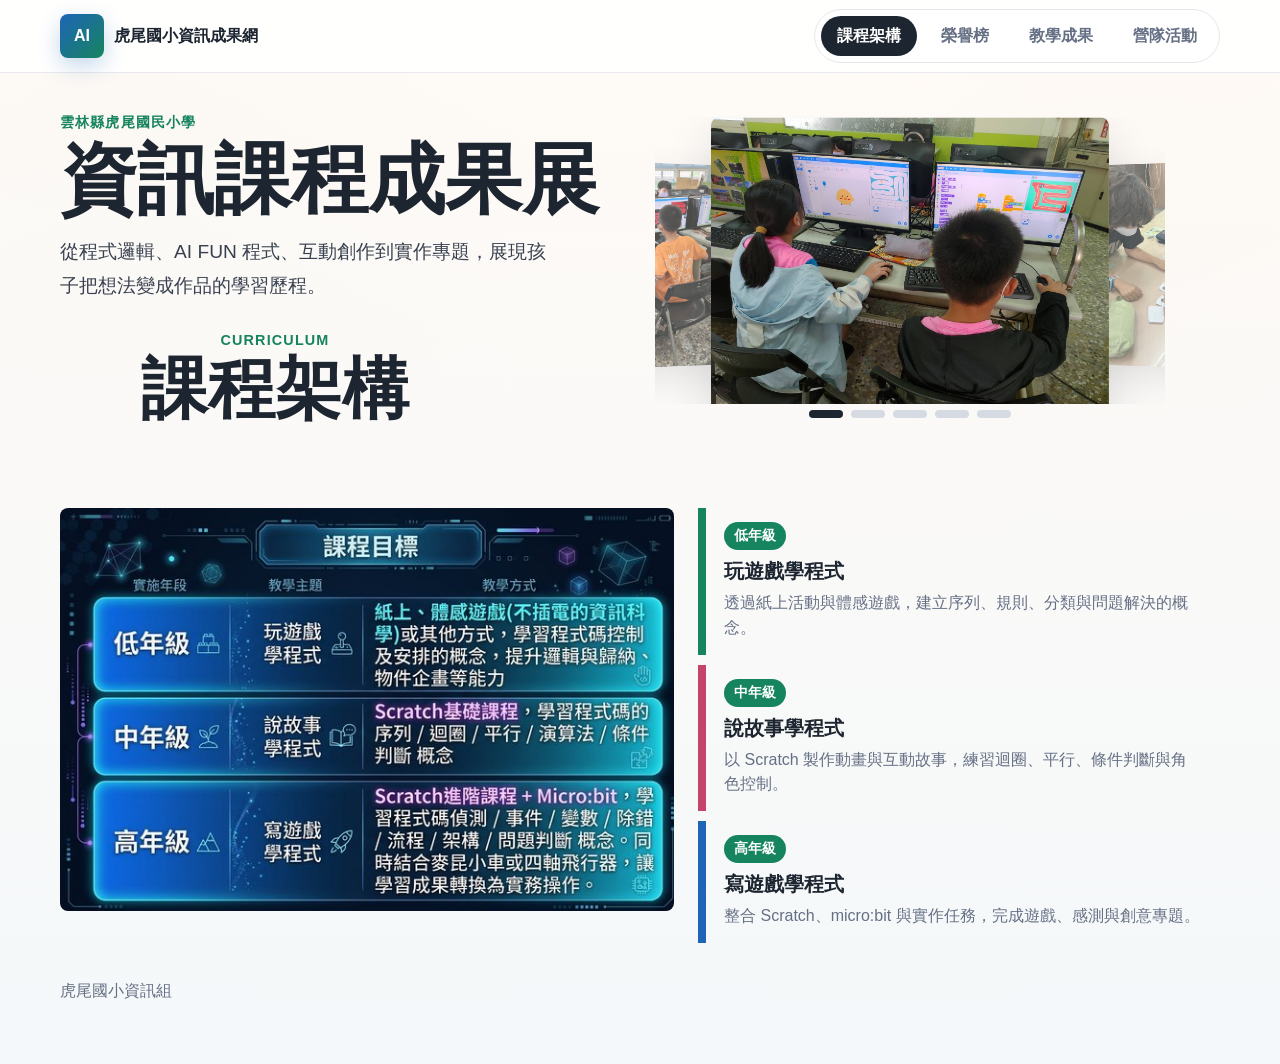
<file: index.html>
<!doctype html>
<html lang="zh-Hant">
  <head>
    <meta charset="utf-8">
    <meta name="viewport" content="width=device-width, initial-scale=1">
    <title>虎尾國小資訊成果網頁</title>
    <link rel="stylesheet" href="styles.css?v=20260706-1200">
  </head>
  <body>
    <header class="site-header">
      <nav class="topbar" aria-label="主要分頁">
        <a class="brand" href="#home" data-page-link="home">
          <span class="brand-mark">AI</span>
          <span>虎尾國小資訊成果網</span>
        </a>
        <div class="nav-tabs" role="tablist" aria-label="成果分類">
          <button class="nav-tab is-active" type="button" data-page="structure">課程架構</button>
          <button class="nav-tab" type="button" data-page="honor">榮譽榜</button>
          <button class="nav-tab" type="button" data-page="results">教學成果</button>
          <button class="nav-tab" type="button" data-page="camp">營隊活動</button>
        </div>
      </nav>
    </header>

    <main>
      <section class="hero" id="home">
        <div class="hero-copy">
          <p class="eyebrow">雲林縣虎尾國民小學</p>
          <h1>資訊課程成果展</h1>
          <p class="hero-lead">從程式邏輯、AI FUN 程式、互動創作到實作專題，展現孩子把想法變成作品的學習歷程。</p>
          <div class="hero-page-title" aria-live="polite">
            <p class="eyebrow" id="active-page-eyebrow">Curriculum</p>
            <h2 id="active-page-title">課程架構</h2>
          </div>
        </div>
        <div class="hero-board" aria-label="資訊課程成果照片">
          <div class="hero-slider" id="hero-slider" tabindex="0" aria-label="可左右滑動瀏覽課程照片">
            <figure class="hero-slide">
              <img src="assets/photo-001.jpg" alt="學生使用 Scratch 製作遊戲">
            </figure>
            <figure class="hero-slide">
              <img src="assets/photo-002.jpg" alt="學生進行資訊課程桌遊活動">
            </figure>
            <figure class="hero-slide">
              <img src="assets/photo-003.png" alt="學生操作 micro:bit 電路">
            </figure>
            <figure class="hero-slide">
              <img src="assets/photo-004.jpg" alt="學生進行不插電資訊課程活動">
            </figure>
            <figure class="hero-slide">
              <img src="assets/photo-005.jpg" alt="學生使用 Scratch 製作迷宮作品">
            </figure>
          </div>
          <div class="slider-dots" aria-label="照片切換">
            <button class="slider-dot is-active" type="button" data-slide="0" aria-label="第一張照片"></button>
            <button class="slider-dot" type="button" data-slide="1" aria-label="第二張照片"></button>
            <button class="slider-dot" type="button" data-slide="2" aria-label="第三張照片"></button>
            <button class="slider-dot" type="button" data-slide="3" aria-label="第四張照片"></button>
            <button class="slider-dot" type="button" data-slide="4" aria-label="第五張照片"></button>
          </div>
        </div>
      </section>

      <section class="page-panel is-visible" id="structure" data-page-panel="structure">
        <div class="structure-layout">
          <figure class="feature-image">
            <img src="assets/graphic-001.jpg" alt="AI FUN 程式課程目標表">
          </figure>
          <div class="structure-content">
            <div class="stage-grid" aria-label="資訊課程分年級架構">
              <article class="stage-card low">
                <span class="stage-label">低年級</span>
                <h3>玩遊戲學程式</h3>
                <p>透過紙上活動與體感遊戲，建立序列、規則、分類與問題解決的概念。</p>
              </article>
              <article class="stage-card mid">
                <span class="stage-label">中年級</span>
                <h3>說故事學程式</h3>
                <p>以 Scratch 製作動畫與互動故事，練習迴圈、平行、條件判斷與角色控制。</p>
              </article>
              <article class="stage-card high">
                <span class="stage-label">高年級</span>
                <h3>寫遊戲學程式</h3>
                <p>整合 Scratch、micro:bit 與實作任務，完成遊戲、感測與創意專題。</p>
              </article>
            </div>
          </div>
        </div>
      </section>

      <section class="page-panel" id="honor" data-page-panel="honor" hidden>
        <div class="honor-sections">
          <article class="honor-feature honor-feature-tech">
            <div class="honor-carousel" data-auto-carousel aria-label="資訊科技競賽榮譽榜圖片">
              <div class="honor-carousel-stage">
                <img class="is-active" src="assets/award-001.png" alt="114 學年度科技教育創意實作競賽成績優異">
                <img src="assets/award-002.png" alt="109 年雲林縣科技教育創意實作競賽第三名">
              </div>
              <button class="honor-arrow honor-arrow-prev" type="button" data-carousel-prev aria-label="上一張">‹</button>
              <button class="honor-arrow honor-arrow-next" type="button" data-carousel-next aria-label="下一張">›</button>
              <div class="honor-carousel-dots" aria-label="資訊科技競賽圖片切換"></div>
            </div>
            <div class="honor-copy">
              <span class="pill blue">資訊科技競賽</span>
              <h3>資訊科技創意實作競賽</h3>
              <p>學生運用科技應用、問題解決與創意實作能力，在資訊科技相關競賽中展現亮眼成果。</p>
            </div>
          </article>

          <article class="honor-feature honor-feature-scratch">
            <div class="honor-copy">
              <span class="pill violet">Scratch 競賽</span>
              <h3>Scratch 程式設計競賽</h3>
              <p>學生以動畫短片與互動遊戲展現故事表達、程式邏輯與團隊合作能力。</p>
            </div>
            <div class="honor-carousel" data-auto-carousel aria-label="Scratch 程式設計競賽榮譽榜圖片">
              <div class="honor-carousel-stage">
                <img class="is-active" src="assets/award-003.png" alt="113 學年度 Scratch 程式設計競賽動畫組第五名">
                <img src="assets/award-004.png" alt="111 學年度 Scratch 程式設計競賽榮獲佳績">
                <img src="assets/award-005.png" alt="110 學年度 Scratch 程式設計競賽成績優異">
                <img src="assets/award-006.png" alt="109 年度 Scratch 程式設計組競賽成績優異">
              </div>
              <button class="honor-arrow honor-arrow-prev" type="button" data-carousel-prev aria-label="上一張">‹</button>
              <button class="honor-arrow honor-arrow-next" type="button" data-carousel-next aria-label="下一張">›</button>
              <div class="honor-carousel-dots" aria-label="Scratch 競賽圖片切換"></div>
            </div>
          </article>

          <article class="honor-feature honor-feature-ai">
            <div class="honor-carousel" data-auto-carousel aria-label="總統盃 AI 素養爭霸賽榮譽榜圖片">
              <div class="honor-carousel-stage">
                <img class="is-active" src="assets/award-008.png" alt="虎尾國小學生參加 115 年度總統盃 AI 素養爭霸賽雲林縣選拔賽獲得佳績">
              </div>
              <button class="honor-arrow honor-arrow-prev" type="button" data-carousel-prev aria-label="上一張">‹</button>
              <button class="honor-arrow honor-arrow-next" type="button" data-carousel-next aria-label="下一張">›</button>
              <div class="honor-carousel-dots" aria-label="總統盃 AI 素養爭霸賽圖片切換"></div>
            </div>
            <div class="honor-copy">
              <span class="pill amber">總統盃 AI 素養爭霸賽</span>
              <h3>總統盃 AI 素養爭霸賽</h3>
              <p>學生透過 AI 知識應用、運算思維與問題解決，展現數位素養與創新實作能力。</p>
            </div>
          </article>
        </div>
      </section>

      <section class="page-panel" id="results" data-page-panel="results" hidden>
        <div class="result-tabs" role="tablist" aria-label="教學成果分類">
          <button class="result-tab is-active" type="button" data-result="unplugged">不插電</button>
          <button class="result-tab" type="button" data-result="scratch">Scratch</button>
          <button class="result-tab" type="button" data-result="inkscape">Inkscape</button>
          <button class="result-tab" type="button" data-result="microbit">micro:bit</button>
          <button class="result-tab" type="button" data-result="print3d">3D 列印</button>
        </div>

        <article class="result-panel is-visible" data-result-panel="unplugged">
          <div class="result-copy">
            <span class="pill amber">不插電課程</span>
            <h3>不插電程式與運算思維</h3>
            <p>透過紙本任務、桌遊、排序、路徑規劃與合作解題，學生在沒有電腦的活動中練習序列、規則、分類與邏輯推理。</p>
            <div class="media-switch" role="tablist" aria-label="不插電成果切換">
              <button class="media-switch-button is-active" type="button" data-media-target="unplugged-photos">課堂照片</button>
              <button class="media-switch-button" type="button" data-media-target="unplugged-video">成果影片</button>
            </div>
          </div>
          <div class="unplugged-showcase">
            <figure class="unplugged-photo-card" data-media-panel="unplugged-photos" data-unplugged-carousel>
              <div class="unplugged-carousel-stage">
                <img class="is-active" src="unplugged-works/unplugged-001.jpg" alt="不插電課程白板路徑規劃活動" data-note="用白板排列線索，討論路徑與順序。">
                <img src="unplugged-works/unplugged-002.jpg" alt="不插電課程紙本像素解謎作品" data-note="紙本像素任務，練習方格定位。">
                <img src="unplugged-works/unplugged-003.jpg" alt="不插電課程紙本圖像判讀作品" data-note="判讀黑白圖像，找出正確答案。">
                <img src="unplugged-works/unplugged-004.jpg" alt="不插電課程教師引導解題" data-note="老師示範如何拆解題目步驟。">
                <img src="unplugged-works/unplugged-005.jpg" alt="不插電課程桌遊活動" data-note="小組桌遊中練習規則與策略。">
                <img src="unplugged-works/unplugged-006.jpg" alt="不插電課程紙本分類練習" data-note="剪貼分類任務，整理資料順序。">
                <img src="unplugged-works/unplugged-007.jpg" alt="不插電課程紙本排序練習" data-note="依線索排序，完成外送路徑。">
                <img src="unplugged-works/unplugged-008.jpg" alt="不插電課程小組桌遊" data-note="桌遊活動中討論下一步選擇。">
                <img src="unplugged-works/unplugged-009.jpg" alt="不插電課程迷宮閱讀教學" data-note="閱讀迷宮題，理解條件判斷。">
                <img src="unplugged-works/unplugged-010.jpg" alt="不插電課程密碼解題學習單" data-note="密碼表任務，練習編碼與解碼。">
                <img src="unplugged-works/unplugged-011.jpg" alt="不插電課程學生操作紙本任務" data-note="學生剪貼素材，完成分類任務。">
                <img src="unplugged-works/unplugged-012.jpg" alt="不插電課程全班紙本實作" data-note="全班進行紙本運算思維活動。">
                <img src="unplugged-works/unplugged-013.jpg" alt="不插電課程棋盤邏輯任務" data-note="棋盤任務中思考移動規則。">
                <img src="unplugged-works/unplugged-014.jpg" alt="不插電課程小組配對桌遊" data-note="配對桌遊訓練觀察與記憶。">
                <img src="unplugged-works/unplugged-015.jpg" alt="不插電課程小組桌遊討論" data-note="小組合作討論遊戲策略。">
              </div>
              <button class="unplugged-arrow unplugged-arrow-prev" type="button" data-unplugged-prev aria-label="上一張">‹</button>
              <button class="unplugged-arrow unplugged-arrow-next" type="button" data-unplugged-next aria-label="下一張">›</button>
              <div class="unplugged-dots" aria-label="不插電課程照片切換"></div>
              <figcaption>課堂活動照片</figcaption>
              <p class="photo-note">用白板排列線索，討論路徑與順序。</p>
            </figure>
            <figure class="video-card" data-media-panel="unplugged-video" hidden>
              <div class="video-frame">
                <iframe src="https://www.youtube.com/embed/_FgtTVH8PcI" title="不插電課程影片" allow="accelerometer; autoplay; clipboard-write; encrypted-media; gyroscope; picture-in-picture; web-share" allowfullscreen></iframe>
              </div>
              <figcaption>不插電課程影片</figcaption>
            </figure>
          </div>
        </article>

        <article class="result-panel" data-result-panel="scratch" hidden>
          <div class="result-copy">
            <span class="pill green">程式創作</span>
            <h3>Scratch 動畫、故事與遊戲</h3>
            <p>學生從角色、舞台與積木指令開始，逐步完成迷宮、互動故事、射擊與闖關作品，讓抽象邏輯變成看得見的作品。</p>
            <div class="media-switch" role="tablist" aria-label="Scratch 作品類型切換">
              <button class="media-switch-button is-active" type="button" data-media-target="scratch-animation">動畫</button>
              <button class="media-switch-button" type="button" data-media-target="scratch-games">遊戲</button>
            </div>
          </div>
          <div class="scratch-showcase">
            <div class="scratch-player">
              <iframe id="scratch-player-frame" title="Scratch 作品播放器" allowfullscreen></iframe>
            </div>
            <div class="scratch-project-list" data-media-panel="scratch-animation" aria-label="Scratch 動畫作品選單">
              <button class="scratch-project-button is-active" type="button" data-scratch-project="scratch-projects/110181龜兔賽跑.sb3">龜兔賽跑</button>
              <button class="scratch-project-button" type="button" data-scratch-project="scratch-projects/110109自我介紹.sb3">自我介紹</button>
            </div>
            <div class="scratch-project-list" data-media-panel="scratch-games" aria-label="Scratch 遊戲作品選單" hidden>
              <div class="scratch-project-group">
                <button class="scratch-project-button" type="button" data-scratch-toggle="shoot-alien">射擊外星人</button>
                <div class="scratch-student-list" data-scratch-options="shoot-alien" hidden>
                  <button class="scratch-project-button scratch-student-button" type="button" data-scratch-project="scratch-projects/110028射擊外星人.sb3">110028</button>
                  <button class="scratch-project-button scratch-student-button" type="button" data-scratch-project="scratch-projects/110096射擊外星人.sb3">110096</button>
                  <button class="scratch-project-button scratch-student-button" type="button" data-scratch-project="scratch-projects/110153射擊外星人.sb3">110153</button>
                  <button class="scratch-project-button scratch-student-button" type="button" data-scratch-project="scratch-projects/110155射擊外星人.sb3">110155</button>
                  <button class="scratch-project-button scratch-student-button" type="button" data-scratch-project="scratch-projects/110181射擊外星人.sb3">110181</button>
                  <button class="scratch-project-button scratch-student-button" type="button" data-scratch-project="scratch-projects/111016射擊外星人.sb3">111016</button>
                  <button class="scratch-project-button scratch-student-button" type="button" data-scratch-project="scratch-projects/111055射擊外星人.sb3">111055</button>
                  <button class="scratch-project-button scratch-student-button" type="button" data-scratch-project="scratch-projects/111106射擊外星人.sb3">111106</button>
                  <button class="scratch-project-button scratch-student-button" type="button" data-scratch-project="scratch-projects/111191射擊外星人.sb3">111191</button>
                  <button class="scratch-project-button scratch-student-button" type="button" data-scratch-project="scratch-projects/112060射擊外星人.sb3">112060</button>
                  <button class="scratch-project-button scratch-student-button" type="button" data-scratch-project="scratch-projects/112105射擊外星人.sb3">112105</button>
                  <button class="scratch-project-button scratch-student-button" type="button" data-scratch-project="scratch-projects/112108射擊外星人.sb3">112108</button>
                </div>
              </div>
              <div class="scratch-project-group">
                <button class="scratch-project-button" type="button" data-scratch-toggle="snake">貪食蛇</button>
                <div class="scratch-student-list" data-scratch-options="snake" hidden>
                  <button class="scratch-project-button scratch-student-button" type="button" data-scratch-project="scratch-projects/109103貪食蛇.sb3">109103</button>
                  <button class="scratch-project-button scratch-student-button" type="button" data-scratch-project="scratch-projects/109006貪食蛇.sb3">109006</button>
                  <button class="scratch-project-button scratch-student-button" type="button" data-scratch-project="scratch-projects/109027貪食蛇.sb3">109027</button>
                  <button class="scratch-project-button scratch-student-button" type="button" data-scratch-project="scratch-projects/109181貪食蛇.sb3">109181</button>
                </div>
              </div>
              <div class="scratch-project-group">
                <button class="scratch-project-button" type="button" data-scratch-toggle="whack-mole">打地鼠</button>
                <div class="scratch-student-list" data-scratch-options="whack-mole" hidden>
                  <button class="scratch-project-button scratch-student-button" type="button" data-scratch-project="scratch-projects/110096打地鼠.sb3">110096</button>
                  <button class="scratch-project-button scratch-student-button" type="button" data-scratch-project="scratch-projects/110153打地鼠.sb3">110153</button>
                  <button class="scratch-project-button scratch-student-button" type="button" data-scratch-project="scratch-projects/110155打地鼠.sb3">110155</button>
                  <button class="scratch-project-button scratch-student-button" type="button" data-scratch-project="scratch-projects/110181打地鼠.sb3">110181</button>
                  <button class="scratch-project-button scratch-student-button" type="button" data-scratch-project="scratch-projects/111166打地鼠.sb3">111166</button>
                  <button class="scratch-project-button scratch-student-button" type="button" data-scratch-project="scratch-projects/112060打地鼠.sb3">112060</button>
                </div>
              </div>
              <div class="scratch-project-group">
                <button class="scratch-project-button" type="button" data-scratch-toggle="maze">移動迷宮</button>
                <div class="scratch-student-list" data-scratch-options="maze" hidden>
                  <button class="scratch-project-button scratch-student-button" type="button" data-scratch-project="scratch-projects/109108移動迷宮.sb3">109108</button>
                  <button class="scratch-project-button scratch-student-button" type="button" data-scratch-project="scratch-projects/109077移動迷宮.sb3">109077</button>
                  <button class="scratch-project-button scratch-student-button" type="button" data-scratch-project="scratch-projects/109103移動迷宮.sb3">109103</button>
                  <button class="scratch-project-button scratch-student-button" type="button" data-scratch-project="scratch-projects/109152移動迷宮.sb3">109152</button>
                </div>
              </div>
            </div>
          </div>
        </article>

        <article class="result-panel" data-result-panel="inkscape" hidden>
          <div class="result-copy">
            <span class="pill rose">向量繪圖</span>
            <h3>Inkscape 圖形設計</h3>
            <p>透過形狀、節點、色彩與排版練習，學生製作標誌、徽章、海報與輸出圖稿，培養資訊課中的視覺表達能力。</p>
            <div class="media-switch" role="tablist" aria-label="Inkscape 作品類型切換">
              <button class="media-switch-button is-active" type="button" data-media-target="inkscape-ocean">海洋日海報</button>
              <button class="media-switch-button" type="button" data-media-target="inkscape-fish">角蝶魚和比目魚</button>
              <button class="media-switch-button" type="button" data-media-target="inkscape-character">卡通人物</button>
              <button class="media-switch-button" type="button" data-media-target="inkscape-logo">標誌測驗</button>
            </div>
          </div>
          <div class="inkscape-gallery">
            <figure class="inkscape-card" data-media-panel="inkscape-ocean" data-inkscape-carousel>
              <div class="inkscape-carousel-stage">
                <img class="is-active" src="inkscape-works/inkscape-001.svg" alt="Inkscape 海洋日海報作品">
                <img src="inkscape-works/inkscape-002.svg" alt="Inkscape 海洋日海報作品">
                <img src="inkscape-works/109015海洋日海報.svg" alt="109015 Inkscape 海洋日海報作品">
                <img src="inkscape-works/109037海洋日海報.svg" alt="109037 Inkscape 海洋日海報作品">
                <img src="inkscape-works/109059海洋日海報.svg" alt="109059 Inkscape 海洋日海報作品">
                <img src="inkscape-works/109097海洋日海報.svg" alt="109097 Inkscape 海洋日海報作品">
              </div>
              <button class="inkscape-arrow inkscape-arrow-prev" type="button" data-inkscape-prev aria-label="上一張">‹</button>
              <button class="inkscape-arrow inkscape-arrow-next" type="button" data-inkscape-next aria-label="下一張">›</button>
              <div class="inkscape-dots" aria-label="海洋日海報作品切換"></div>
              <figcaption>海洋日海報</figcaption>
            </figure>
            <figure class="inkscape-card" data-media-panel="inkscape-fish" data-inkscape-carousel hidden>
              <div class="inkscape-carousel-stage">
                <img class="is-active" src="inkscape-works/109029角蝶魚和比目魚.svg" alt="109029 Inkscape 角蝶魚和比目魚作品">
                <img src="inkscape-works/109045角蝶魚和比目魚.svg" alt="109045 Inkscape 角蝶魚和比目魚作品">
                <img src="inkscape-works/109048角蝶魚和比目魚.svg" alt="109048 Inkscape 角蝶魚和比目魚作品">
                <img src="inkscape-works/109082角蝶魚和比目魚.svg" alt="109082 Inkscape 角蝶魚和比目魚作品">
                <img src="inkscape-works/109095角蝶魚和比目魚.svg" alt="109095 Inkscape 角蝶魚和比目魚作品">
              </div>
              <button class="inkscape-arrow inkscape-arrow-prev" type="button" data-inkscape-prev aria-label="上一張">‹</button>
              <button class="inkscape-arrow inkscape-arrow-next" type="button" data-inkscape-next aria-label="下一張">›</button>
              <div class="inkscape-dots" aria-label="角蝶魚和比目魚作品切換"></div>
              <figcaption>角蝶魚和比目魚</figcaption>
            </figure>
            <figure class="inkscape-card" data-media-panel="inkscape-character" data-inkscape-carousel hidden>
              <div class="inkscape-carousel-stage">
                <img class="is-active" src="inkscape-works/inkscape-003.svg" alt="Inkscape 卡通人物作品">
                <img src="inkscape-works/inkscape-004.svg" alt="Inkscape 卡通人物作品">
                <img src="inkscape-works/inkscape-005.svg" alt="Inkscape 卡通人物作品">
                <img src="inkscape-works/inkscape-006.svg" alt="Inkscape 卡通人物作品">
                <img src="inkscape-works/inkscape-007.svg" alt="Inkscape 卡通人物作品">
                <img src="inkscape-works/inkscape-008.svg" alt="Inkscape 卡通人物作品">
                <img src="inkscape-works/inkscape-009.svg" alt="Inkscape 卡通人物作品">
                <img src="inkscape-works/inkscape-010.svg" alt="Inkscape 卡通人物作品">
              </div>
              <button class="inkscape-arrow inkscape-arrow-prev" type="button" data-inkscape-prev aria-label="上一張">‹</button>
              <button class="inkscape-arrow inkscape-arrow-next" type="button" data-inkscape-next aria-label="下一張">›</button>
              <div class="inkscape-dots" aria-label="卡通人物作品切換"></div>
              <figcaption>卡通人物</figcaption>
            </figure>
            <figure class="inkscape-card" data-media-panel="inkscape-logo" data-inkscape-carousel hidden>
              <div class="inkscape-carousel-stage">
                <img class="is-active" src="inkscape-works/inkscape-011.svg" alt="Inkscape 標誌測驗作品">
                <img src="inkscape-works/inkscape-012.svg" alt="Inkscape 標誌測驗作品">
                <img src="inkscape-works/inkscape-013.svg" alt="Inkscape 標誌測驗作品">
              </div>
              <button class="inkscape-arrow inkscape-arrow-prev" type="button" data-inkscape-prev aria-label="上一張">‹</button>
              <button class="inkscape-arrow inkscape-arrow-next" type="button" data-inkscape-next aria-label="下一張">›</button>
              <div class="inkscape-dots" aria-label="標誌測驗作品切換"></div>
              <figcaption>標誌測驗</figcaption>
            </figure>
          </div>
        </article>

        <article class="result-panel" data-result-panel="microbit" hidden>
          <div class="result-copy">
            <span class="pill blue">實體運算</span>
            <h3>micro:bit 感測互動</h3>
            <p>以 LED、按鈕、無線廣播與感測器完成倒數計時、呼吸燈、遙控與生活情境任務，把程式帶到真實世界。</p>
            <div class="media-switch" role="tablist" aria-label="micro:bit 成果切換">
              <button class="media-switch-button is-active" type="button" data-media-target="microbit-photos">課堂照片</button>
              <button class="media-switch-button" type="button" data-media-target="microbit-video">成果影片</button>
            </div>
          </div>
          <div class="microbit-showcase">
            <figure class="microbit-photo-card" data-media-panel="microbit-photos" data-microbit-carousel>
              <div class="microbit-carousel-stage">
                <img class="is-active" src="microbit-works/microbit-photo-001.jpg" alt="學生測試 micro:bit 小車作品" data-note="測試 micro:bit 小車的行進效果。">
                <img src="microbit-works/microbit-photo-002.png" alt="學生操作 micro:bit 電路" data-note="連接電路並觀察 LED 反應。">
                <img src="microbit-works/microbit-photo-003.png" alt="micro:bit 接線與程式操作" data-note="依照程式設定完成接線。">
                <img src="microbit-works/microbit-photo-004.png" alt="micro:bit 電路實作" data-note="檢查 micro:bit 與外接模組。">
                <img src="microbit-works/microbit-photo-005.jpg" alt="學生使用 micro:bit 編寫程式" data-note="手持 micro:bit 測試顯示結果。">
                <img src="microbit-works/microbit-photo-006.jpg" alt="學生測試 micro:bit 程式" data-note="兩人互測無線互動作品。">
              </div>
              <button class="microbit-arrow microbit-arrow-prev" type="button" data-microbit-prev aria-label="上一張">‹</button>
              <button class="microbit-arrow microbit-arrow-next" type="button" data-microbit-next aria-label="下一張">›</button>
              <div class="microbit-dots" aria-label="micro:bit 課堂照片切換"></div>
              <figcaption>課堂實作照片</figcaption>
              <p class="photo-note">測試 micro:bit 小車的行進效果。</p>
            </figure>
            <figure class="video-card" data-media-panel="microbit-video" hidden>
              <div class="video-frame">
                <iframe src="https://www.youtube.com/embed/rCP5Z_kW880?start=51" title="micro:bit 成果影片" allow="accelerometer; autoplay; clipboard-write; encrypted-media; gyroscope; picture-in-picture; web-share" allowfullscreen></iframe>
              </div>
              <figcaption>micro:bit 成果影片</figcaption>
            </figure>
          </div>
        </article>

        <article class="result-panel" data-result-panel="print3d" hidden>
          <div class="result-copy">
            <span class="pill amber">創客製造</span>
            <h3>3D 列印專題</h3>
            <p>從草圖、尺寸、建模到切片輸出，學生學習把想法做成可使用的物件。成果分為筆蓋與名牌，呈現從 Tinkercad 設計、孔洞設定、模型檢查到列印完成的完整歷程。</p>
            <div class="media-switch print3d-switch" role="tablist" aria-label="3D 列印成果切換">
              <button class="media-switch-button is-active" type="button" data-media-target="print3d-pen-cap">筆蓋</button>
              <button class="media-switch-button" type="button" data-media-target="print3d-nameplate">名牌</button>
            </div>
          </div>
          <div class="print3d-gallery">
            <figure class="camp-photo-card" data-media-panel="print3d-pen-cap" data-camp-carousel>
              <div class="camp-carousel-stage">
                <img class="is-active" src="camp-activities/IMG_20260709_084257.jpg" alt="白色筆蓋作品在列印平台上完成" data-note="白色筆蓋作品整齊排列在 3D 列印平台上，可以看到每個作品都有中空孔洞與外側造型。這代表學生已經把 Tinkercad 中的尺寸、孔洞與群組操作，成功轉換成可列印的實體成果。">
                <img src="camp-activities/1.jpg" alt="多個白色 3D 列印筆蓋成果" data-note="多個白色筆蓋完成列印後留在平台上，外框、孔洞與側邊文字都清楚可見。平台上的連線邊框也讓學生理解列印時會先建立底部路徑，協助作品穩定成形。">
                <img src="camp-activities/2.jpg" alt="黑色 3D 列印筆蓋成果" data-note="黑色筆蓋作品呈現不同材質顏色的列印效果，學生可以比較白色與黑色線材在細節、紋理與立體感上的差異，也能看見同一設計在不同材料下的視覺變化。">
                <img src="camp-activities/3.jpg" alt="學生取下白色 3D 列印筆蓋" data-note="學生小心把白色筆蓋作品從列印平台上取下，練習使用工具輔助移除作品，也學習列印完成後還需要整理底部、檢查孔洞與確認成品是否完整。">
                <img src="camp-activities/4.jpg" alt="學生整理白色 3D 列印筆蓋" data-note="學生逐一拿起列印好的白色筆蓋，確認內孔是否乾淨、外型是否完整。這張照片呈現作品完成後的檢查流程，也讓孩子理解 3D 列印成果需要後續整理。">
                <img src="camp-activities/5.jpg" alt="學生觀察黑色 3D 列印筆蓋" data-note="學生近距離觀察黑色筆蓋作品，確認不同作品的高度、孔洞與側邊文字。透過觀察成品，學生能回頭理解建模時尺寸設定與列印結果之間的關係。">
                <img src="camp-activities/8.jpg" alt="學生展示自己的白色筆蓋成果" data-note="學生拿著自己設計並列印出的白色筆蓋合照，從電腦建模到拿到實體作品，完整經歷了設計、檢查、列印與成果展示的過程。">
                <img src="camp-activities/9.jpg" alt="學生展示自己的黑色筆蓋成果" data-note="另一組學生展示黑色筆蓋成果，每個人手上的作品都有自己的設計痕跡。透過成果展示，學生也能互相觀察不同造型、文字與尺寸安排的做法。">
              </div>
              <button class="camp-arrow camp-arrow-prev" type="button" data-camp-prev aria-label="上一張筆蓋成果照片"></button>
              <button class="camp-arrow camp-arrow-next" type="button" data-camp-next aria-label="下一張筆蓋成果照片"></button>
              <p class="camp-photo-note">白色筆蓋作品整齊排列在 3D 列印平台上，可以看到每個作品都有中空孔洞與外側造型。這代表學生已經把 Tinkercad 中的尺寸、孔洞與群組操作，成功轉換成可列印的實體成果。</p>
            </figure>
            <figure class="camp-photo-card" data-media-panel="print3d-nameplate" data-camp-carousel hidden>
              <div class="camp-carousel-stage">
                <img class="is-active" src="camp-activities/399267_0.jpg" alt="黑色 3D 列印名牌成果" data-note="黑色名牌作品完成列印後留在平台上，能清楚看見凸起文字、圖案裝飾與吊孔設計。學生將名牌外形、文字與圖案轉成可列印模型，呈現個人化設計成果。">
                <img src="camp-activities/399268_0.jpg" alt="白色 3D 列印名牌成果" data-note="白色名牌作品排列在列印平台上，包含不同大小、姓名文字、圖案與吊孔配置。這些成果展現學生從名牌底板、裝飾圖案到實體輸出的完整製作流程。">
                <img src="camp-activities/399335.jpg" alt="3D 印表機列印名牌作品" data-note="多台 3D 印表機正在列印名牌底板，平台上可看到作品逐層成形。學生透過觀察列印過程，理解模型設計需要符合機器輸出的限制與材料特性。">
              </div>
              <button class="camp-arrow camp-arrow-prev" type="button" data-camp-prev aria-label="上一張名牌成果照片"></button>
              <button class="camp-arrow camp-arrow-next" type="button" data-camp-next aria-label="下一張名牌成果照片"></button>
              <p class="camp-photo-note">黑色名牌作品完成列印後留在平台上，能清楚看見凸起文字、圖案裝飾與吊孔設計。學生將名牌外形、文字與圖案轉成可列印模型，呈現個人化設計成果。</p>
            </figure>
          </div>
        </article>
      </section>

      <section class="page-panel" id="camp" data-page-panel="camp" hidden>
        <div class="camp-layout">
          <div class="result-copy">
            <span class="pill green">程式設計與 3D 列印夏令營</span>
            <h3>營隊活動紀錄</h3>
            <p>本營隊以「做得出作品、看得懂原理、願意再修改」為核心，安排 7/6-7/9 四天課程，帶領三到五年級學生完成 Scratch 遊戲設計與 3D 筆蓋建模。前兩天從遊戲規則出發，學習角色、事件、分身、偵測、變數與除錯；後兩天從日常物件出發，認識 Tinkercad 建模、尺寸、孔洞、切片與列印限制。</p>
            <div class="media-switch camp-day-tabs" role="tablist" aria-label="營隊活動日期切換">
              <button class="media-switch-button is-active" type="button" data-camp-day="day1">第一天</button>
              <button class="media-switch-button" type="button" data-camp-day="day2">第二天</button>
              <button class="media-switch-button" type="button" data-camp-day="day3">第三天</button>
              <button class="media-switch-button" type="button" data-camp-day="day4">第四天</button>
            </div>
          </div>

          <article class="camp-day-panel is-visible" data-camp-day-panel="day1">
            <figure class="camp-photo-card" data-camp-carousel>
              <div class="camp-carousel-stage">
                <img class="is-active" src="camp-activities/IMG_20260706_093531.jpg" alt="營隊第一天 Scratch 課程說明" data-note="課程一開始先展示打地鼠成品，讓學生觀察遊戲中有哪些元素：舞台背景、洞口位置、會出現的角色、玩家點擊後的反應，以及分數如何改變。">
                <img src="camp-activities/IMG_20260706_103535.jpg" alt="營隊第一天教師示範打地鼠遊戲" data-note="教師把遊戲拆成可理解的小任務，帶學生看見分身、等待、顯示、隱藏與滑鼠點擊判斷如何組合成一個可玩的互動遊戲。">
                <img src="camp-activities/IMG_20260706_110136.jpg" alt="學生製作打地鼠遊戲畫面" data-note="學生開始在 Scratch 中整理角色與背景，嘗試讓角色出現在指定位置，並測試點擊後是否能切換造型或消失。">
                <img src="camp-activities/IMG_20260706_110140.jpg" alt="學生在 Scratch 中設計打地鼠遊戲" data-note="同桌學生一邊操作一邊討論洞口位置、角色大小與程式積木，從能動的最小版本逐步加上得分與美術設計。">
                <img src="camp-activities/IMG_20260706_110149.jpg" alt="學生練習 Scratch 程式積木" data-note="學生依照自己的遊戲主題調整角色與出現節奏，學習遊戲好不好玩不只看程式數量，也和速度、位置、回饋效果有關。">
                <img src="camp-activities/IMG_20260706_110156.jpg" alt="學生測試打地鼠遊戲" data-note="學生反覆測試作品，確認角色能自動出現與消失，並檢查滑鼠點擊後是否能加分、播放音效或切換被打到的造型。">
                <img src="camp-activities/IMG_20260706_110216.jpg" alt="學生完成打地鼠互動設計" data-note="部分學生進一步加入倒數、不同角色或不同分數，讓作品從基本互動延伸成更完整的遊戲挑戰。">
                <img src="camp-activities/IMG_20260706_110223.jpg" alt="學生操作 Scratch 打地鼠作品" data-note="課堂後段安排學生互玩與調整，透過同學試玩回饋，找出角色太大、速度太快或得分重複增加等問題。">
                <img src="camp-activities/IMG_20260706_110230.jpg" alt="學生展示打地鼠作品畫面" data-note="每位學生的打地鼠作品都保留自己的設計選擇，有人調整背景與洞口，有人更換角色造型，也有人加入音效與計分規則。">
                <img src="camp-activities/IMG_20260706_110237.jpg" alt="學生持續調整打地鼠程式" data-note="學生在完成可遊玩的版本後繼續除錯與美化，練習說明作品功能、遇到的問題，以及自己做過的一項修改。">
              </div>
              <button class="camp-arrow camp-arrow-prev" type="button" data-camp-prev aria-label="上一張照片"></button>
              <button class="camp-arrow camp-arrow-next" type="button" data-camp-next aria-label="下一張照片"></button>
              <p class="camp-photo-note">課程一開始先展示打地鼠成品，讓學生觀察遊戲中有哪些元素：舞台背景、洞口位置、會出現的角色、玩家點擊後的反應，以及分數如何改變。</p>
            </figure>
            <div class="camp-note">
              <h4>第一天：Scratch 打地鼠遊戲設計</h4>
              <p>第一天以「點擊會出現與消失的角色」為核心。學生先拆解打地鼠規則，再製作角色與背景，最後用 Scratch 完成分身、隨機等待、滑鼠點擊、造型切換、音效與加分。基礎任務是讓角色被點擊後消失，中階任務加入分數，進階學生可挑戰倒數、最高分或不同角色不同分數。</p>
              <button class="primary-link-button" type="button" data-camp-result-link="whack-mole">查看打地鼠成果</button>
            </div>
          </article>

          <article class="camp-day-panel" data-camp-day-panel="day2" hidden>
            <figure class="camp-photo-card" data-camp-carousel>
              <div class="camp-carousel-stage">
                <img class="is-active" src="camp-activities/IMG_20260707_091618.jpg" alt="營隊第二天 Scratch 射擊外星人課程實作" data-note="第二天課程從射擊遊戲的規則開始，學生延續前一天的 Scratch 經驗，準備把角色控制、滑鼠互動與分身概念轉換成射擊外星人的遊戲流程。">
                <img src="camp-activities/IMG_20260707_091620.jpg" alt="教師說明 Scratch 射擊外星人遊戲架構" data-note="教師示範射擊外星人的基本架構，說明大砲、子彈、外星人三種角色各自負責的任務，幫助學生先看懂遊戲流程再開始製作。">
                <img src="camp-activities/IMG_20260707_105106.jpg" alt="學生設計射擊外星人遊戲背景與角色" data-note="學生開始挑選或設計遊戲背景，並嘗試安排角色位置，讓舞台畫面能符合自己的主題，為後續大砲旋轉與子彈發射做準備。">
                <img src="camp-activities/IMG_20260707_105109.jpg" alt="學生製作射擊外星人程式與遊戲畫面" data-note="學生在程式區堆疊事件、移動與偵測積木，逐步完成滑鼠瞄準、發射子彈與外星人反應等主要互動。">
                <img src="camp-activities/IMG_20260707_105112.jpg" alt="學生測試射擊外星人角色與舞台" data-note="學生測試角色造型與舞台呈現，觀察子彈是否能從正確位置發射，也檢查角色大小、背景和遊戲視覺是否清楚。">
                <img src="camp-activities/IMG_20260707_105118.jpg" alt="學生調整射擊外星人遊戲程式" data-note="學生反覆調整程式積木，讓大砲能面向滑鼠方向，並讓子彈分身在發射後持續前進，直到碰到邊緣或外星人。">
                <img src="camp-activities/IMG_20260707_105122.jpg" alt="學生操作 Scratch 射擊外星人作品" data-note="學生依照自己的作品節奏調整外星人出現方式，有人選用太空背景，也有人用不同角色素材讓射擊遊戲更有個人特色。">
                <img src="camp-activities/IMG_20260707_105124.jpg" alt="學生測試射擊外星人遊戲結果" data-note="測試過程中會出現任務失敗、角色沒有碰撞或分數沒有更新等狀況，學生練習從畫面結果回頭檢查程式條件。">
                <img src="camp-activities/IMG_20260707_105126.jpg" alt="學生修正 Scratch 射擊外星人作品" data-note="學生在程式與舞台之間來回切換，確認滑鼠點擊、子彈分身、外星人位置與刪除分身的順序是否正確。">
                <img src="camp-activities/IMG_20260707_105141.jpg" alt="學生挑選 Scratch 角色並設計射擊遊戲" data-note="學生可使用 Scratch 內建角色，也能自行挑選適合的主角、敵人或背景，讓射擊外星人作品呈現不同風格。">
                <img src="camp-activities/IMG_20260707_105217.jpg" alt="教師講解射擊外星人範例與碰撞效果" data-note="教師透過投影示範碰撞與遊戲回饋效果，提醒學生遊戲需要可操作、可判斷、可得分，才會形成完整的互動體驗。">
                <img src="camp-activities/IMG_20260707_115450.jpg" alt="教師個別指導學生修正 Scratch 程式" data-note="課程後段教師走到學生座位旁個別協助，針對角色方向、子彈發射、碰撞偵測或分數設定給予具體提示。">
                <img src="camp-activities/IMG_20260707_115500.jpg" alt="學生完成射擊外星人遊戲並接受指導" data-note="學生完成可遊玩的射擊外星人版本後，繼續調整速度、角色造型與遊戲回饋，讓作品從能運作逐步變得更好玩。">
              </div>
              <button class="camp-arrow camp-arrow-prev" type="button" data-camp-prev aria-label="上一張照片"></button>
              <button class="camp-arrow camp-arrow-next" type="button" data-camp-next aria-label="下一張照片"></button>
              <p class="camp-photo-note">第二天課程從射擊遊戲的規則開始，學生延續前一天的 Scratch 經驗，準備把角色控制、滑鼠互動與分身概念轉換成射擊外星人的遊戲流程。</p>
            </figure>
            <div class="camp-note">
              <h4>第二天：Scratch 射擊外星人遊戲設計</h4>
              <p>第二天讓學生從點擊遊戲進入射擊遊戲。課程重點是讓大砲跟著滑鼠方向旋轉，滑鼠點擊時建立子彈分身，外星人從上方或隨機位置出現並往下移動，最後用碰撞偵測完成打中、加分、刪除分身與遊戲難度調整。</p>
              <button class="primary-link-button" type="button" data-camp-result-link="shoot-alien">查看射擊外星人成果</button>
            </div>
          </article>

          <article class="camp-day-panel" data-camp-day-panel="day3" hidden>
            <figure class="camp-photo-card" data-camp-carousel>
              <div class="camp-carousel-stage">
                <img class="is-active" src="camp-activities/IMG_20260708_091356.jpg" alt="教師介紹 3D 列印機結構" data-note="第三天從 3D 列印機開始。老師帶著學生認識列印平台、噴頭、線材與機器操作區，讓大家知道作品不是只在電腦上畫好就完成，還要能被機器穩定列印出來。">
                <img src="camp-activities/IMG_20260708_093455.jpg" alt="近距離觀察 3D 印表機" data-note="學生近距離觀察 3D 印表機的控制面板、列印平台與噴頭位置，理解列印時材料會一層一層堆疊，也開始注意平台平整、溫度與線材供料的重要性。">
                <img src="camp-activities/IMG_20260708_093501.jpg" alt="學生使用 Tinkercad 建立模型" data-note="全班進入 Tinkercad 練習 3D 建模，從工作平面、視角旋轉、拖拉基本形狀開始，逐步把平面的想法變成立體物件。">
                <img src="camp-activities/IMG_20260708_093505.jpg" alt="學生同步練習 3D 建模" data-note="多位學生同步操作 Tinkercad，練習用尺寸、位置與視角來控制模型，而不是只靠目測；這一步幫助大家建立精準設計的觀念。">
                <img src="camp-activities/IMG_20260708_093515.jpg" alt="學生製作筆蓋基本外形" data-note="學生開始製作筆蓋的基本外形，先建立主體雛形，再觀察模型在工作平面上的方向與大小，為後續挖孔、加厚與裝飾打基礎。">
                <img src="camp-activities/IMG_20260708_093518.jpg" alt="同桌學生討論模型方向與大小" data-note="同桌學生互相確認模型方向、大小與孔洞位置，學習用合作檢查的方式發現問題，避免列印後才發現尺寸不合或結構太薄。">
                <img src="camp-activities/IMG_20260708_093531.jpg" alt="學生參考 Tinkercad 範例與筆蓋設計" data-note="學生在 Tinkercad 中查看範例與自己的設計，理解筆蓋需要外壁、內孔與頂端厚度，並開始思考如何讓作品兼具實用與個人特色。">
                <img src="camp-activities/IMG_20260708_093534.jpg" alt="學生進行筆蓋主體與裝飾設計" data-note="學生把主體形狀與裝飾元素放進同一個模型中，嘗試加入名字、符號或小造型，讓每個筆蓋都能呈現自己的設計想法。">
                <img src="camp-activities/IMG_20260708_093537.jpg" alt="學生檢查模型孔洞" data-note="兩位學生操作同一組模型，練習旋轉視角確認孔洞是否真的穿透，並檢查物件有沒有對齊，這是 3D 列印前很重要的檢查步驟。">
                <img src="camp-activities/IMG_20260708_100058.jpg" alt="教師個別指導學生修正模型" data-note="老師走到學生座位旁個別指導，提醒壁厚、孔洞深度、裝飾大小與懸空問題，協助學生把好看的設計調整成可以列印的作品。">
                <img src="camp-activities/IMG_20260708_103441.jpg" alt="教師投影示範 Tinkercad 操作" data-note="老師透過投影示範 Tinkercad 操作，說明實體與孔洞群組後才會形成挖空效果，也示範如何用對齊工具讓筆蓋中心更準確。">
                <img src="camp-activities/IMG_20260708_105652.jpg" alt="教師協助檢查學生 3D 模型" data-note="老師協助學生檢查模型尺寸與可列印性，帶著孩子確認內孔大小、外壁厚度與底部接觸面，讓設計能順利進入後續列印流程。">
                <img src="camp-activities/IMG_20260708_115318_1.jpg" alt="學生觀察 3D 印表機與列印樣品" data-note="學生近距離觀察 3D 印表機與已列印的小樣品，把電腦中的模型和實際物件連結起來，理解設計完成後還需要經過機器輸出的過程。">
                <img src="camp-activities/IMG_20260708_115400.jpg" alt="學生圍觀 3D 列印機運作" data-note="學生圍在 3D 印表機旁觀察噴頭與平台的移動，從實際運作中看見一層一層堆疊的列印原理，也感受到作品成形需要耐心等待。">
                <img src="camp-activities/IMG_20260708_115441.jpg" alt="學生觀察列印過程與工具" data-note="學生觀察列印過程、工具與列印樣品，認識列印前後的注意事項，例如不要碰高溫噴頭、作品完成後要小心取下與整理邊角。">
                <img src="camp-activities/IMG_20260708_115459.jpg" alt="學生檢視 3D 列印成果" data-note="學生專注檢視 3D 印表機與列印中的作品，把上午在 Tinkercad 製作的模型和實體輸出連在一起，完成從設計到製造的學習經驗。">
              </div>
              <button class="camp-arrow camp-arrow-prev" type="button" data-camp-prev aria-label="上一張照片"></button>
              <button class="camp-arrow camp-arrow-next" type="button" data-camp-next aria-label="下一張照片"></button>
              <p class="camp-photo-note">第三天從 3D 列印機開始。老師帶著學生認識列印平台、噴頭、線材與機器操作區，讓大家知道作品不是只在電腦上畫好就完成，還要能被機器穩定列印出來。</p>
            </figure>
            <div class="camp-note">
              <h4>第三天：3D 列印與 Tinkercad 筆蓋製作</h4>
              <p>第三天課程從實體機器與筆蓋觀察切入，學生先理解 3D 列印的材料、噴頭、平台與一層層堆疊的原理，再進入 Tinkercad 練習工作平面、視角控制、基本形狀、孔洞、對齊與群組。最後以筆蓋為任務，設計主體、內孔、壁厚與個人化裝飾，學習把創意調整成真正能列印的模型。</p>
              <button class="primary-link-button" type="button" data-print3d-result-link="print3d-pen-cap">查看筆蓋成果</button>
            </div>
          </article>

          <article class="camp-day-panel" data-camp-day-panel="day4" hidden>
            <figure class="camp-photo-card" data-camp-carousel>
              <div class="camp-carousel-stage">
                <img class="is-active" src="camp-activities/7.jpg" alt="教師示範 Tinkercad 名牌底板製作" data-note="第四天進入名牌製作。老師先用投影示範如何在 Tinkercad 建立圓角底板，並說明名牌除了外形好看，也要預留吊孔、厚度與可列印的結構。">
                <img src="camp-activities/10.jpg" alt="全班進行名牌建模與 SVG 匯入" data-note="學生一邊參考投影示範，一邊在自己的電腦上建立名牌模型。課程把 Inkscape 圖像處理與 Tinkercad 立體建模串起來，讓平面圖案能變成 3D 裝飾。">
                <img src="camp-activities/11.jpg" alt="學生設計不同造型名牌" data-note="學生在 Tinkercad 中設計不同外形的名牌，加入文字、顏色與裝飾元素。這個階段練習調整大小、位置和高度，讓名牌的每個元素都能清楚呈現。">
                <img src="camp-activities/12.jpg" alt="學生在名牌中加入 SVG 圖案" data-note="學生把點陣圖經由 Inkscape 描繪、轉換成 SVG 後匯入 Tinkercad，將平面的圖案變成凸起或凹入的立體裝飾，讓名牌更有個人特色。">
                <img src="camp-activities/13.jpg" alt="學生完成大型名牌與複合造型" data-note="學生嘗試把 SVG 圖案、文字、底板與邊框組合在一起，部分作品還加入鑰匙圈造型與多層設計，展現更完整的 3D 名牌構想。">
                <img src="camp-activities/IMG_20260709_093535.jpg" alt="學生製作紅色名牌文字版面" data-note="學生在紅色底板上安排文字與孔洞，學習文字可以做成凸起裝飾，也可以透過挖空方式形成凹槽，讓名牌兼具辨識度與立體層次。">
                <img src="camp-activities/IMG_20260709_111538.jpg" alt="學生比較不同名牌設計" data-note="兩位學生分別製作不同風格的名牌，一個以圖案和色彩為主，另一個加入多個裝飾圖形。透過比較作品，學生能觀察到版面配置和圖案比例會影響最後成品。">
                <img src="camp-activities/IMG_20260709_112149.jpg" alt="學生調整名牌文字與圖案" data-note="學生持續調整名牌上的文字與圖案位置，確認匯入的 SVG 不會太細、太薄或重疊，讓作品在 3D 列印時更容易成功。">
                <img src="camp-activities/6.jpg" alt="學生同步完成名牌設計" data-note="多位學生同步完成自己的名牌設計，畫面中可以看到不同底板、文字與裝飾組合。大家把前幾天學到的建模、挖空、對齊和群組技巧整合在同一件作品中。">
              </div>
              <button class="camp-arrow camp-arrow-prev" type="button" data-camp-prev aria-label="上一張照片"></button>
              <button class="camp-arrow camp-arrow-next" type="button" data-camp-next aria-label="下一張照片"></button>
              <p class="camp-photo-note">第四天進入名牌製作。老師先用投影示範如何在 Tinkercad 建立圓角底板，並說明名牌除了外形好看，也要預留吊孔、厚度與可列印的結構。</p>
            </figure>
            <div class="camp-note">
              <h4>第四天：名牌製作與 SVG 匯入建模</h4>
              <p>第四天以個人化名牌為主題，學生先在 Tinkercad 製作名牌底板、吊孔與文字，練習用孔洞工具進行挖空、對齊與群組。接著使用 Inkscape 將點陣圖描繪成向量圖形，轉換成 SVG 後匯入 Tinkercad，讓圖案變成立體裝飾，再整合成可 3D 列印的個人名牌模型。</p>
              <button class="primary-link-button" type="button" data-print3d-result-link="print3d-nameplate">查看名牌成果</button>
            </div>
          </article>
        </div>
      </section>
    </main>

    <footer class="site-footer">
      <p>虎尾國小資訊組</p>
    </footer>

    <script src="script.js?v=20260916-1200"></script>
  </body>
</html>
</file>
<file: styles.css>
:root {
  --ink: #1d2530;
  --muted: #667085;
  --paper: #fffaf5;
  --surface: #ffffff;
  --line: #e5e7eb;
  --green: #16845f;
  --blue: #1f65b7;
  --rose: #c5446b;
  --amber: #d9822b;
  --violet: #6446c6;
  --shadow: 0 18px 45px rgba(37, 43, 58, .14);
}

* {
  box-sizing: border-box;
}

html {
  scroll-behavior: smooth;
}

body {
  margin: 0;
  color: var(--ink);
  font-family: "Microsoft JhengHei", "Noto Sans TC", Arial, sans-serif;
  background:
    linear-gradient(180deg, rgba(255, 250, 245, .95), rgba(244, 248, 250, .98)),
    radial-gradient(circle at 10% 10%, rgba(22, 132, 95, .18), transparent 28%),
    radial-gradient(circle at 88% 18%, rgba(217, 130, 43, .2), transparent 25%);
  letter-spacing: 0;
}

button,
a {
  font: inherit;
}

img {
  display: block;
  max-width: 100%;
}

.site-header {
  position: sticky;
  top: 0;
  z-index: 10;
  border-bottom: 1px solid rgba(229, 231, 235, .86);
  background: rgba(255, 255, 255, .9);
  backdrop-filter: blur(12px);
}

.topbar {
  width: min(1160px, calc(100% - 32px));
  min-height: 72px;
  margin: 0 auto;
  display: flex;
  align-items: center;
  justify-content: space-between;
  gap: 20px;
}

.brand {
  display: inline-flex;
  align-items: center;
  gap: 10px;
  color: var(--ink);
  font-weight: 800;
  text-decoration: none;
  white-space: nowrap;
}

.brand-mark {
  width: 44px;
  height: 44px;
  display: grid;
  place-items: center;
  border-radius: 8px;
  color: #fff;
  background: linear-gradient(135deg, var(--blue), var(--green));
  box-shadow: 0 8px 22px rgba(31, 101, 183, .25);
}

.nav-tabs,
.result-tabs {
  display: flex;
  align-items: center;
  gap: 8px;
  padding: 6px;
  border: 1px solid var(--line);
  border-radius: 999px;
  background: rgba(255, 255, 255, .78);
}

.nav-tab,
.result-tab {
  min-height: 40px;
  padding: 0 16px;
  border: 0;
  border-radius: 999px;
  color: var(--muted);
  background: transparent;
  cursor: pointer;
  font-weight: 700;
}

.nav-tab.is-active,
.result-tab.is-active {
  color: #fff;
  background: var(--ink);
}

main {
  width: min(1160px, calc(100% - 32px));
  margin: 0 auto;
}

.hero {
  min-height: auto;
  display: grid;
  grid-template-columns: minmax(0, 1fr) minmax(320px, 620px);
  align-items: center;
  gap: 48px;
  padding: 26px 0 18px;
}

.hero-copy {
  max-width: 650px;
  align-self: center;
}

.eyebrow {
  margin: 0 0 10px;
  color: var(--green);
  font-size: .9rem;
  font-weight: 900;
  letter-spacing: .08em;
  text-transform: uppercase;
}

h1,
h2,
h3,
p {
  margin-top: 0;
}

h1 {
  margin-bottom: 18px;
  font-size: clamp(3.4rem, 6vw, 5.8rem);
  line-height: .98;
  letter-spacing: 0;
  white-space: nowrap;
}

.hero-lead {
  max-width: 560px;
  color: #394150;
  font-size: 1.2rem;
  line-height: 1.8;
}

.hero-page-title {
  width: min(100%, 430px);
  margin-top: 28px;
  display: grid;
  justify-items: center;
  text-align: center;
  scroll-margin-top: 88px;
}

.hero-page-title .eyebrow {
  margin-bottom: 8px;
}

.hero-page-title h2 {
  margin: 0;
  font-size: clamp(2.9rem, 5.2vw, 4.8rem);
  line-height: 1;
}

.hero-board {
  align-self: center;
  justify-self: center;
  display: grid;
  gap: 6px;
  width: min(92%, 620px);
  padding: 18px 30px;
}

.hero-slider {
  position: relative;
  width: 100%;
  aspect-ratio: 16 / 9;
  overflow: hidden;
  perspective: 900px;
}

.hero-slide {
  position: absolute;
  top: 50%;
  left: 50%;
  width: 78%;
  max-height: 100%;
  margin: 0;
  padding: 0;
  border-radius: 8px;
  display: grid;
  place-items: center;
  opacity: 0;
  pointer-events: none;
  transform: translate(-50%, -50%) scale(.68);
  transition: transform .45s ease, opacity .45s ease, filter .45s ease;
}

.hero-slide img {
  width: auto;
  max-width: 100%;
  height: auto;
  max-height: 100%;
  border-radius: 8px;
  background: #fff;
  box-shadow: var(--shadow);
  object-fit: contain;
}

.hero-slide.is-active {
  z-index: 3;
  opacity: 1;
  pointer-events: auto;
  transform: translate(-50%, -50%) scale(1);
}

.hero-slide.is-prev {
  z-index: 2;
  opacity: .72;
  transform: translate(-112%, -50%) rotateY(18deg) scale(.68);
  filter: saturate(.92);
}

.hero-slide.is-next {
  z-index: 2;
  opacity: .72;
  transform: translate(12%, -50%) rotateY(-18deg) scale(.68);
  filter: saturate(.92);
}

.slider-dots {
  display: flex;
  justify-content: center;
  gap: 8px;
}

.slider-dot {
  width: 34px;
  height: 8px;
  padding: 0;
  border: 0;
  border-radius: 999px;
  background: #d6dbe3;
  cursor: pointer;
}

.slider-dot.is-active {
  background: var(--ink);
}

.page-panel {
  padding: 54px 0 34px;
}

.page-panel[hidden],
.result-panel[hidden] {
  display: none;
}

.section-heading {
  display: flex;
  align-items: end;
  justify-content: space-between;
  gap: 16px;
  margin-bottom: 24px;
}

.section-heading h2 {
  margin-bottom: 0;
  font-size: clamp(2rem, 5vw, 4rem);
  line-height: 1;
}

.structure-layout {
  display: grid;
  grid-template-columns: minmax(280px, 1fr) minmax(320px, .85fr);
  gap: 24px;
  align-items: start;
}

.structure-content {
  display: grid;
  gap: 0;
}

.structure-content .stage-grid {
  gap: 10px;
}

.structure-content .stage-card {
  padding: 14px 18px;
}

.structure-content .stage-card h3 {
  margin: 8px 0 6px;
  font-size: 1.26rem;
}

.structure-content .stage-card p {
  line-height: 1.55;
}

.feature-image,
.honor-card,
.work-card {
  margin: 0;
  border: 1px solid var(--line);
  border-radius: 8px;
  background: var(--surface);
  box-shadow: 0 12px 30px rgba(37, 43, 58, .08);
}

.feature-image {
  display: grid;
  place-items: center;
  overflow: hidden;
  border: 0;
  background: transparent;
  box-shadow: none;
  margin-top: var(--structure-heading-offset, 0);
}

.feature-image img {
  width: 100%;
  height: auto;
  object-fit: contain;
}

.stage-grid,
.work-grid {
  display: grid;
  gap: 14px;
}

.stage-card,
.work-card {
  padding: 22px;
  border-left: 8px solid var(--green);
}

.stage-card.mid {
  border-left-color: var(--rose);
}

.stage-card.high {
  border-left-color: var(--blue);
}

.stage-label,
.pill {
  display: inline-flex;
  align-items: center;
  min-height: 28px;
  padding: 0 10px;
  border-radius: 999px;
  color: #fff;
  font-size: .86rem;
  font-weight: 900;
  background: var(--green);
}

.stage-card h3,
.honor-card h3,
.result-copy h3 {
  margin: 12px 0 10px;
  font-size: 1.45rem;
}

.stage-card p,
.honor-card p,
.result-copy p,
.work-card p {
  margin-bottom: 0;
  color: var(--muted);
  line-height: 1.7;
}

.honor-sections {
  display: grid;
  gap: 22px;
}

.honor-feature {
  display: grid;
  grid-template-columns: minmax(360px, 1.08fr) minmax(280px, .92fr);
  gap: 28px;
  align-items: center;
  padding: 22px;
  border: 1px solid var(--line);
  border-radius: 8px;
  background: #fff;
  box-shadow: 0 12px 30px rgba(37, 43, 58, .08);
}

.honor-feature-scratch {
  grid-template-columns: minmax(280px, .86fr) minmax(380px, 1.14fr);
}

.honor-copy {
  max-width: 520px;
}

.honor-copy h3 {
  margin: 14px 0 14px;
  font-size: clamp(1.7rem, 3vw, 2.55rem);
  line-height: 1.25;
}

.honor-copy p {
  margin-bottom: 0;
  color: var(--muted);
  font-size: 1.08rem;
  line-height: 1.8;
}

.honor-carousel {
  position: relative;
  aspect-ratio: 16 / 9;
  overflow: hidden;
  border-radius: 8px;
  background: #eef4f8;
}

.honor-carousel-stage {
  position: absolute;
  inset: 0;
}

.honor-carousel-stage img {
  position: absolute;
  inset: 0;
  width: 100%;
  height: 100%;
  object-fit: contain;
  opacity: 0;
  transform: scale(1.02);
  transition: opacity .65s ease, transform .65s ease;
}

.honor-carousel-stage img.is-active {
  opacity: 1;
  transform: scale(1);
}

.honor-arrow {
  position: absolute;
  top: 50%;
  z-index: 2;
  width: 38px;
  height: 38px;
  border: 0;
  border-radius: 999px;
  color: #fff;
  background: rgba(29, 37, 48, .74);
  cursor: pointer;
  font-size: 1.7rem;
  line-height: 1;
  transform: translateY(-50%);
}

.honor-arrow-prev {
  left: 12px;
}

.honor-arrow-next {
  right: 12px;
}

.honor-carousel-dots {
  position: absolute;
  left: 50%;
  bottom: 12px;
  z-index: 2;
  display: flex;
  gap: 8px;
  transform: translateX(-50%);
}

.honor-carousel-dot {
  width: 24px;
  height: 7px;
  padding: 0;
  border: 0;
  border-radius: 999px;
  background: rgba(255, 255, 255, .72);
  cursor: pointer;
}

.honor-carousel-dot.is-active {
  background: var(--ink);
}

.pill.violet {
  background: var(--violet);
}

.pill.rose {
  background: var(--rose);
}

.pill.green {
  background: var(--green);
}

.pill.blue {
  background: var(--blue);
}

.pill.amber {
  background: var(--amber);
}

.result-tabs {
  width: fit-content;
  max-width: 100%;
  margin-bottom: 22px;
  overflow-x: auto;
}

.result-panel {
  display: grid;
  grid-template-columns: minmax(260px, .72fr) minmax(320px, 1fr);
  gap: 24px;
  align-items: start;
}

.result-copy {
  position: sticky;
  top: 98px;
  padding: 28px;
  border: 1px solid var(--line);
  border-radius: 8px;
  background: #fff;
  box-shadow: 0 12px 30px rgba(37, 43, 58, .08);
}

.gallery {
  display: grid;
  gap: 16px;
}

.print3d-gallery {
  display: grid;
  gap: 16px;
}

.scratch-showcase {
  display: grid;
  gap: 16px;
}

.scratch-player {
  width: 100%;
  aspect-ratio: 4 / 3;
  overflow: hidden;
  border: 1px solid var(--line);
  border-radius: 8px;
  background: #111827;
  box-shadow: 0 12px 30px rgba(37, 43, 58, .08);
}

.scratch-player iframe {
  width: 100%;
  height: 100%;
  border: 0;
}

.scratch-project-list {
  display: flex;
  flex-wrap: wrap;
  gap: 8px;
  align-items: flex-start;
}

.scratch-project-group {
  display: contents;
}

.scratch-student-list {
  display: flex;
  flex-wrap: wrap;
  order: 1;
  flex-basis: 100%;
  gap: 8px;
}

.scratch-project-list[hidden],
.scratch-student-list[hidden] {
  display: none;
}

.scratch-project-button {
  min-height: 38px;
  padding: 0 13px;
  border: 1px solid var(--line);
  border-radius: 8px;
  color: var(--ink);
  background: #fff;
  cursor: pointer;
  font-weight: 800;
}

.scratch-project-button.is-active {
  color: #fff;
  border-color: var(--green);
  background: var(--green);
}

.scratch-student-button {
  min-height: 34px;
  padding: 0 11px;
  font-size: .9rem;
}

.inkscape-gallery {
  display: grid;
  grid-template-columns: 1fr;
  gap: 16px;
}

.inkscape-card {
  position: relative;
  margin: 0;
  overflow: hidden;
  border: 1px solid var(--line);
  border-radius: 8px;
  background: #fff;
  box-shadow: 0 12px 30px rgba(37, 43, 58, .08);
}

.inkscape-carousel-stage {
  position: relative;
  height: 310px;
  background: #f8fafc;
}

.inkscape-carousel-stage img {
  position: absolute;
  inset: 0;
  width: 100%;
  height: 100%;
  object-fit: contain;
  opacity: 0;
  transform: scale(1.02);
  transition: opacity .6s ease, transform .6s ease;
}

.inkscape-carousel-stage img.is-active {
  opacity: 1;
  transform: scale(1);
}

.inkscape-arrow {
  position: absolute;
  top: 145px;
  z-index: 2;
  width: 34px;
  height: 34px;
  border: 0;
  border-radius: 999px;
  color: #fff;
  background: rgba(29, 37, 48, .72);
  cursor: pointer;
  font-size: 1.45rem;
  line-height: 1;
  transform: translateY(-50%);
}

.inkscape-arrow-prev {
  left: 10px;
}

.inkscape-arrow-next {
  right: 10px;
}

.inkscape-dots {
  position: absolute;
  left: 50%;
  top: 282px;
  z-index: 2;
  display: flex;
  gap: 7px;
  transform: translateX(-50%);
}

.inkscape-dot {
  width: 22px;
  height: 7px;
  padding: 0;
  border: 0;
  border-radius: 999px;
  background: rgba(29, 37, 48, .2);
  cursor: pointer;
}

.inkscape-dot.is-active {
  background: var(--ink);
}

.unplugged-showcase,
.microbit-showcase {
  display: grid;
  gap: 16px;
}

.media-switch {
  display: flex;
  flex-wrap: wrap;
  gap: 12px;
  margin-top: 24px;
}

.media-switch-button {
  min-height: 44px;
  padding: 0 20px;
  border: 1px solid var(--line);
  border-radius: 8px;
  color: var(--ink);
  background: #fff;
  font: inherit;
  font-weight: 900;
  cursor: pointer;
  box-shadow: 0 8px 18px rgba(37, 43, 58, .06);
}

.media-switch-button.is-active {
  color: #fff;
  border-color: var(--green);
  background: var(--green);
}

.media-switch-button:focus-visible {
  outline: 3px solid rgba(18, 135, 102, .25);
  outline-offset: 2px;
}

[data-media-panel][hidden] {
  display: none;
}

.unplugged-photo-card,
.camp-photo-card,
.microbit-photo-card,
.microbit-code-card,
.video-card {
  margin: 0;
  overflow: hidden;
  border: 1px solid var(--line);
  border-radius: 8px;
  background: #fff;
  box-shadow: 0 12px 30px rgba(37, 43, 58, .08);
}

.unplugged-photo-card,
.camp-photo-card,
.microbit-photo-card {
  position: relative;
}

.unplugged-carousel-stage,
.camp-carousel-stage,
.microbit-carousel-stage {
  position: relative;
  aspect-ratio: 16 / 9;
  background: #f8fafc;
}

.unplugged-carousel-stage img,
.camp-carousel-stage img,
.microbit-carousel-stage img {
  position: absolute;
  inset: 0;
  width: 100%;
  height: 100%;
  object-fit: contain;
  opacity: 0;
  transform: scale(1.02);
  transition: opacity .6s ease, transform .6s ease;
}

.unplugged-carousel-stage img.is-active,
.camp-carousel-stage img.is-active,
.microbit-carousel-stage img.is-active {
  opacity: 1;
  transform: scale(1);
}

.unplugged-arrow,
.camp-arrow,
.microbit-arrow {
  position: absolute;
  top: calc(50% - 18px);
  z-index: 2;
  width: 38px;
  height: 38px;
  border: 0;
  border-radius: 999px;
  color: #fff;
  background: rgba(29, 37, 48, .72);
  cursor: pointer;
  font-size: 1.6rem;
  line-height: 1;
}

.unplugged-arrow-prev,
.camp-arrow-prev,
.microbit-arrow-prev {
  left: 12px;
}

.unplugged-arrow-next,
.camp-arrow-next,
.microbit-arrow-next {
  right: 12px;
}

.unplugged-dots,
.camp-dots,
.microbit-dots {
  display: flex;
  justify-content: center;
  gap: 7px;
  padding: 10px 14px 0;
}

.unplugged-dot,
.camp-dot,
.microbit-dot {
  width: 22px;
  height: 7px;
  padding: 0;
  border: 0;
  border-radius: 999px;
  background: rgba(29, 37, 48, .22);
  cursor: pointer;
}

.unplugged-dot.is-active,
.camp-dot.is-active,
.microbit-dot.is-active {
  background: var(--ink);
}

.unplugged-photo-card figcaption,
.microbit-photo-card figcaption,
.microbit-code-card figcaption {
  padding: 12px 14px 6px;
  color: var(--ink);
  font-weight: 900;
}

.photo-note {
  margin: 0;
  padding: 0 14px 16px;
  color: var(--muted);
  line-height: 1.7;
  font-size: .98rem;
}

.camp-photo-note {
  margin: 0;
  padding: 14px 18px 18px;
  color: var(--muted);
  line-height: 1.8;
  font-size: 1rem;
}

.camp-layout {
  display: grid;
  gap: 18px;
}

.camp-day-panel {
  display: grid;
  gap: 16px;
}

.camp-day-panel[hidden] {
  display: none;
}

.camp-note,
.camp-empty {
  padding: 22px;
  border: 1px solid var(--line);
  border-radius: 8px;
  background: #fff;
  box-shadow: 0 12px 30px rgba(37, 43, 58, .08);
}

.camp-note h4,
.camp-empty h4 {
  margin: 0 0 10px;
  font-size: 1.24rem;
}

.camp-note p,
.camp-empty p {
  margin: 0;
  color: var(--muted);
  line-height: 1.8;
}

.primary-link-button {
  min-height: 44px;
  margin-top: 18px;
  padding: 0 20px;
  border: 1px solid var(--green);
  border-radius: 8px;
  color: #fff;
  background: var(--green);
  font-weight: 900;
  cursor: pointer;
  box-shadow: 0 10px 22px rgba(22, 132, 95, .18);
}

.primary-link-button.is-active {
  color: var(--green);
  background: #fff;
}

.camp-result-panel {
  display: grid;
  gap: 16px;
}

.camp-result-panel[hidden] {
  display: none;
}

.camp-arrow-prev::before {
  content: "<";
}

.camp-arrow-next::before {
  content: ">";
}

.microbit-code-grid {
  display: grid;
  grid-template-columns: repeat(3, minmax(0, 1fr));
  gap: 16px;
}

.microbit-code-card img {
  width: 100%;
  height: 360px;
  object-fit: contain;
  background: #080808;
}

.video-frame {
  width: 100%;
  aspect-ratio: 16 / 9;
  background: #0f172a;
}

.video-frame iframe {
  width: 100%;
  height: 100%;
  border: 0;
  display: block;
}

.video-card figcaption {
  padding: 12px 14px 14px;
  color: var(--ink);
  font-weight: 900;
}

.inkscape-card figcaption {
  padding: 12px 14px 14px;
  color: var(--ink);
  font-weight: 900;
}

.gallery.three {
  grid-template-columns: repeat(3, minmax(0, 1fr));
}

.gallery img {
  width: 100%;
  height: 560px;
  border: 1px solid var(--line);
  border-radius: 8px;
  background: #fff;
  box-shadow: 0 12px 30px rgba(37, 43, 58, .08);
  object-fit: contain;
}

.work-grid {
  grid-template-columns: repeat(3, minmax(0, 1fr));
}

.work-card {
  min-height: 210px;
  display: flex;
  flex-direction: column;
  justify-content: center;
  border-left-color: var(--amber);
}

.work-card strong {
  margin-bottom: 12px;
  font-size: 1.32rem;
}

.site-footer {
  width: min(1160px, calc(100% - 32px));
  margin: 0 auto;
  padding: 36px 0 46px;
  color: var(--muted);
}

@media (max-width: 900px) {
  .topbar {
    min-height: 96px;
    flex-direction: column;
    align-items: stretch;
    justify-content: center;
  }

  .nav-tabs {
    overflow-x: auto;
  }

  .hero {
    min-height: auto;
    grid-template-columns: 1fr;
    padding-top: 22px;
  }

  .hero-board {
    max-width: 680px;
    width: min(100%, 420px);
  }

  .structure-layout,
  .result-panel,
  .main-honor {
    grid-template-columns: 1fr;
  }

  .honor-feature,
  .honor-feature-scratch {
    grid-template-columns: 1fr;
  }

  .result-copy {
    position: static;
  }

  .gallery.three,
  .work-grid,
  .inkscape-gallery,
  .microbit-code-grid {
    grid-template-columns: 1fr;
  }

  .gallery img {
    height: auto;
    max-height: 760px;
  }
}

@media (max-width: 560px) {
  main,
  .topbar,
  .site-footer {
    width: min(100% - 22px, 1160px);
  }

  .brand {
    white-space: normal;
  }

  .nav-tab,
  .result-tab {
    padding: 0 12px;
    white-space: nowrap;
  }

  h1 {
    font-size: clamp(2.4rem, 12vw, 3rem);
    white-space: normal;
  }

  .hero-lead {
    font-size: 1rem;
  }

  .hero-board {
    padding: 12px;
  }

  .hero-slide {
    width: 78%;
  }

  .hero-slide.is-prev {
    transform: translate(-106%, -50%) rotateY(14deg) scale(.68);
  }

  .hero-slide.is-next {
    transform: translate(6%, -50%) rotateY(-14deg) scale(.68);
  }

  .honor-feature {
    padding: 14px;
  }

  .page-panel {
    padding-top: 42px;
  }
}
</file>
